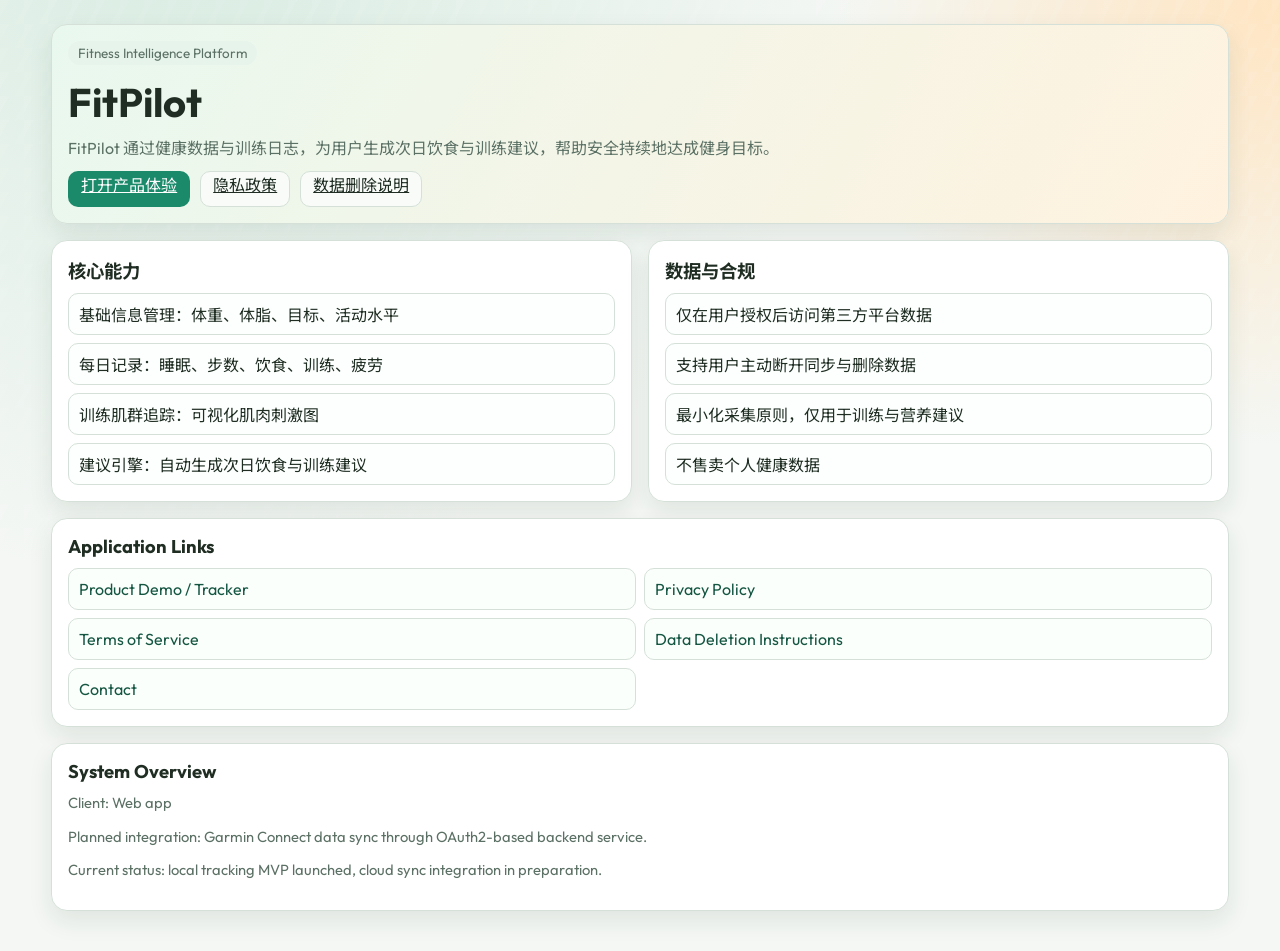
<file: index.html>
<!doctype html>
<html lang="zh-CN">
<head>
  <meta charset="UTF-8" />
  <meta name="viewport" content="width=device-width, initial-scale=1.0" />
  <title>FitPilot - Personal Fitness Agent</title>
  <link rel="preconnect" href="https://fonts.googleapis.com" />
  <link rel="preconnect" href="https://fonts.gstatic.com" crossorigin />
  <link href="https://fonts.googleapis.com/css2?family=Outfit:wght@300;400;500;700&family=Noto+Sans+SC:wght@400;500;700&display=swap" rel="stylesheet" />
  <link rel="stylesheet" href="./style.css" />
</head>
<body>
  <div class="app-bg"></div>
  <main class="container shell">
    <header class="hero card shell-hero">
      <p class="tag">Fitness Intelligence Platform</p>
      <h1>FitPilot</h1>
      <p>FitPilot 通过健康数据与训练日志，为用户生成次日饮食与训练建议，帮助安全持续地达成健身目标。</p>
      <div class="cta-row">
        <a class="btn primary" href="./tracker.html">打开产品体验</a>
        <a class="btn" href="./privacy-policy.html">隐私政策</a>
        <a class="btn" href="./data-deletion.html">数据删除说明</a>
      </div>
    </header>

    <section class="grid-2">
      <article class="card shell-card">
        <h2>核心能力</h2>
        <ul class="plain-list">
          <li>基础信息管理：体重、体脂、目标、活动水平</li>
          <li>每日记录：睡眠、步数、饮食、训练、疲劳</li>
          <li>训练肌群追踪：可视化肌肉刺激图</li>
          <li>建议引擎：自动生成次日饮食与训练建议</li>
        </ul>
      </article>
      <article class="card shell-card">
        <h2>数据与合规</h2>
        <ul class="plain-list">
          <li>仅在用户授权后访问第三方平台数据</li>
          <li>支持用户主动断开同步与删除数据</li>
          <li>最小化采集原则，仅用于训练与营养建议</li>
          <li>不售卖个人健康数据</li>
        </ul>
      </article>
    </section>

    <section class="card shell-card">
      <h2>Application Links</h2>
      <div class="link-grid">
        <a href="./tracker.html">Product Demo / Tracker</a>
        <a href="./privacy-policy.html">Privacy Policy</a>
        <a href="./terms.html">Terms of Service</a>
        <a href="./data-deletion.html">Data Deletion Instructions</a>
        <a href="./contact.html">Contact</a>
      </div>
    </section>

    <section class="card shell-card">
      <h2>System Overview</h2>
      <p class="muted">Client: Web app</p>
      <p class="muted">Planned integration: Garmin Connect data sync through OAuth2-based backend service.</p>
      <p class="muted">Current status: local tracking MVP launched, cloud sync integration in preparation.</p>
    </section>
  </main>
</body>
</html>
</file>
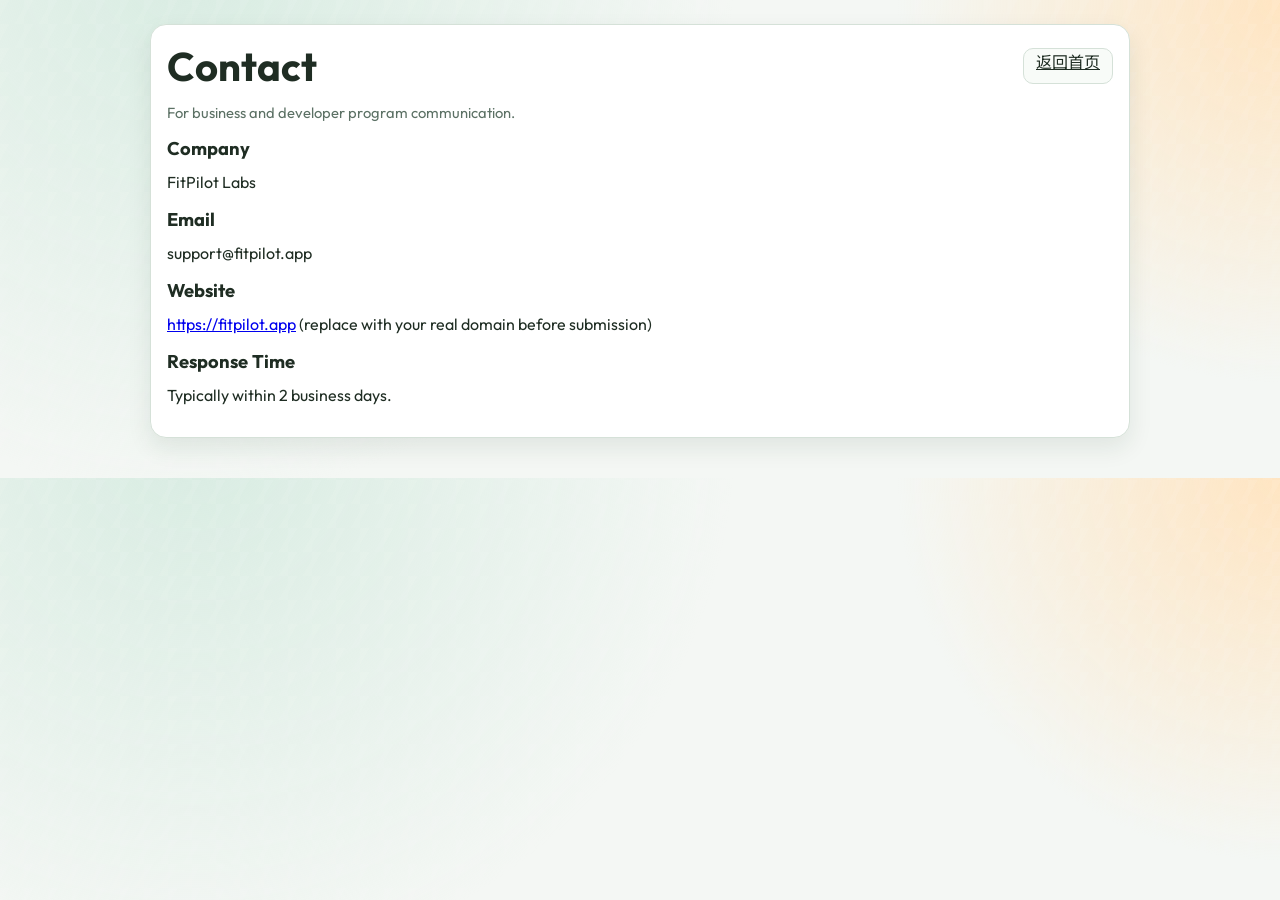
<file: contact.html>
<!doctype html>
<html lang="zh-CN">
<head>
  <meta charset="UTF-8" />
  <meta name="viewport" content="width=device-width, initial-scale=1.0" />
  <title>FitPilot - Contact</title>
  <link rel="preconnect" href="https://fonts.googleapis.com" />
  <link rel="preconnect" href="https://fonts.gstatic.com" crossorigin />
  <link href="https://fonts.googleapis.com/css2?family=Outfit:wght@300;400;500;700&family=Noto+Sans+SC:wght@400;500;700&display=swap" rel="stylesheet" />
  <link rel="stylesheet" href="./style.css" />
</head>
<body>
  <div class="app-bg"></div>
  <main class="container policy">
    <section class="card">
      <div class="title-row">
        <h1>Contact</h1>
        <a class="btn" href="./index.html">返回首页</a>
      </div>
      <p class="muted">For business and developer program communication.</p>

      <h2>Company</h2>
      <p>FitPilot Labs</p>

      <h2>Email</h2>
      <p>support@fitpilot.app</p>

      <h2>Website</h2>
      <p><a href="./index.html">https://fitpilot.app</a> (replace with your real domain before submission)</p>

      <h2>Response Time</h2>
      <p>Typically within 2 business days.</p>
    </section>
  </main>
</body>
</html>
</file>
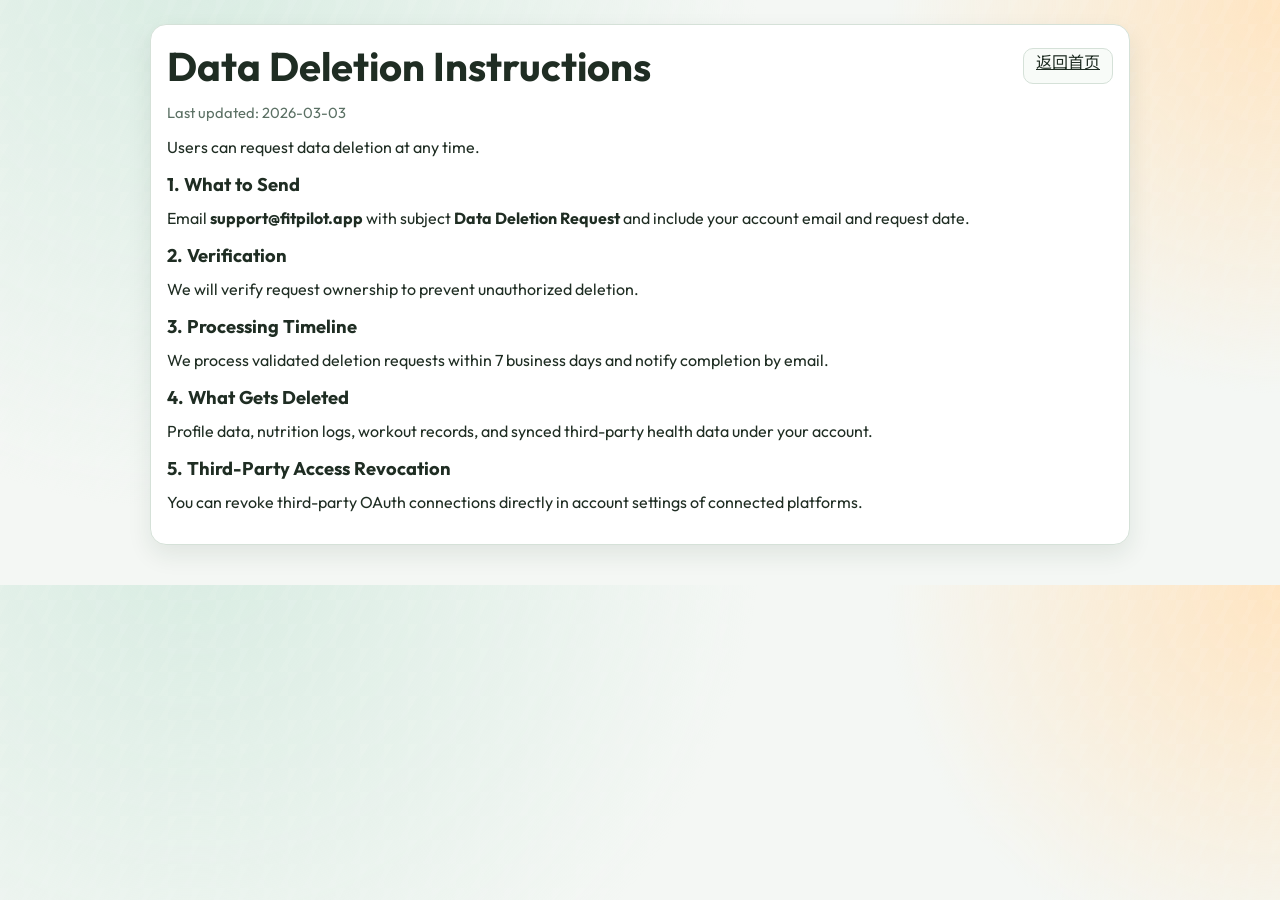
<file: data-deletion.html>
<!doctype html>
<html lang="zh-CN">
<head>
  <meta charset="UTF-8" />
  <meta name="viewport" content="width=device-width, initial-scale=1.0" />
  <title>FitPilot - Data Deletion</title>
  <link rel="preconnect" href="https://fonts.googleapis.com" />
  <link rel="preconnect" href="https://fonts.gstatic.com" crossorigin />
  <link href="https://fonts.googleapis.com/css2?family=Outfit:wght@300;400;500;700&family=Noto+Sans+SC:wght@400;500;700&display=swap" rel="stylesheet" />
  <link rel="stylesheet" href="./style.css" />
</head>
<body>
  <div class="app-bg"></div>
  <main class="container policy">
    <section class="card">
      <div class="title-row">
        <h1>Data Deletion Instructions</h1>
        <a class="btn" href="./index.html">返回首页</a>
      </div>
      <p class="muted">Last updated: 2026-03-03</p>
      <p>Users can request data deletion at any time.</p>

      <h2>1. What to Send</h2>
      <p>Email <strong>support@fitpilot.app</strong> with subject <strong>Data Deletion Request</strong> and include your account email and request date.</p>

      <h2>2. Verification</h2>
      <p>We will verify request ownership to prevent unauthorized deletion.</p>

      <h2>3. Processing Timeline</h2>
      <p>We process validated deletion requests within 7 business days and notify completion by email.</p>

      <h2>4. What Gets Deleted</h2>
      <p>Profile data, nutrition logs, workout records, and synced third-party health data under your account.</p>

      <h2>5. Third-Party Access Revocation</h2>
      <p>You can revoke third-party OAuth connections directly in account settings of connected platforms.</p>
    </section>
  </main>
</body>
</html>
</file>
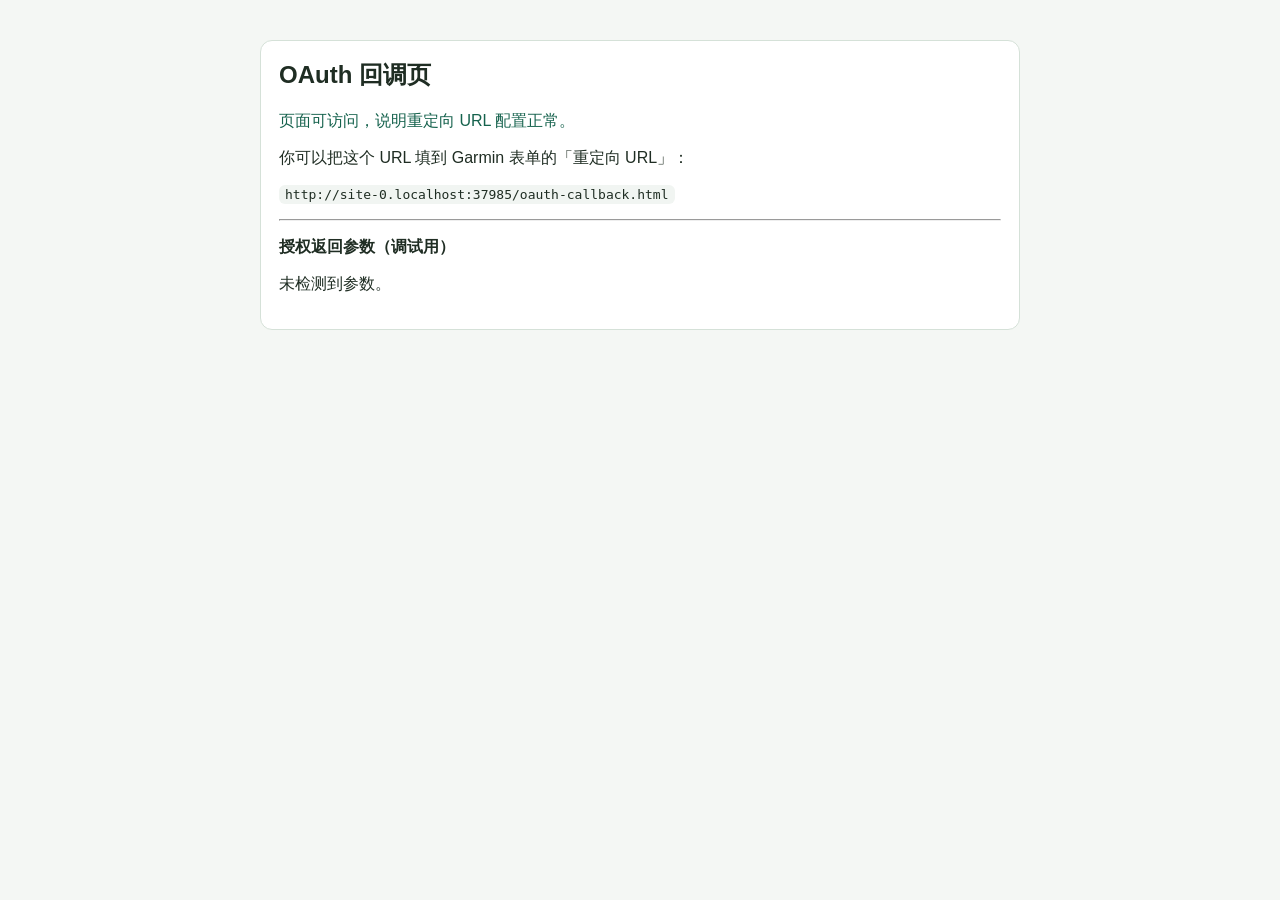
<file: oauth-callback.html>
<!doctype html>
<html lang="zh-CN">
<head>
  <meta charset="UTF-8" />
  <meta name="viewport" content="width=device-width, initial-scale=1.0" />
  <title>FitPilot - OAuth Callback</title>
  <style>
    body { font-family: Arial, sans-serif; background: #f4f7f4; color: #1f2d23; margin: 0; }
    .wrap { max-width: 760px; margin: 40px auto; padding: 0 16px; }
    .card { background: #fff; border: 1px solid #d5e1d8; border-radius: 12px; padding: 18px; }
    h1 { margin-top: 0; }
    code { background: #f1f5f2; padding: 2px 6px; border-radius: 6px; }
    .ok { color: #15624d; }
  </style>
</head>
<body>
  <main class="wrap">
    <section class="card">
      <h1>OAuth 回调页</h1>
      <p class="ok">页面可访问，说明重定向 URL 配置正常。</p>
      <p>你可以把这个 URL 填到 Garmin 表单的「重定向 URL」：</p>
      <p><code id="callbackUrl"></code></p>
      <hr />
      <p><strong>授权返回参数（调试用）</strong></p>
      <p id="result">未检测到参数。</p>
    </section>
  </main>

  <script>
    document.getElementById("callbackUrl").textContent = window.location.origin + "/oauth-callback.html";
    const params = new URLSearchParams(window.location.search);
    const hash = window.location.hash ? window.location.hash.slice(1) : "";
    const hashParams = new URLSearchParams(hash);
    const code = params.get("code") || hashParams.get("code");
    const state = params.get("state") || hashParams.get("state");
    const error = params.get("error") || hashParams.get("error");
    const result = document.getElementById("result");

    if (error) {
      result.textContent = "授权返回错误: " + error;
    } else if (code) {
      result.textContent = "已收到授权 code（演示页不做换 token）。state=" + (state || "(empty)");
    }
  </script>
</body>
</html>
</file>
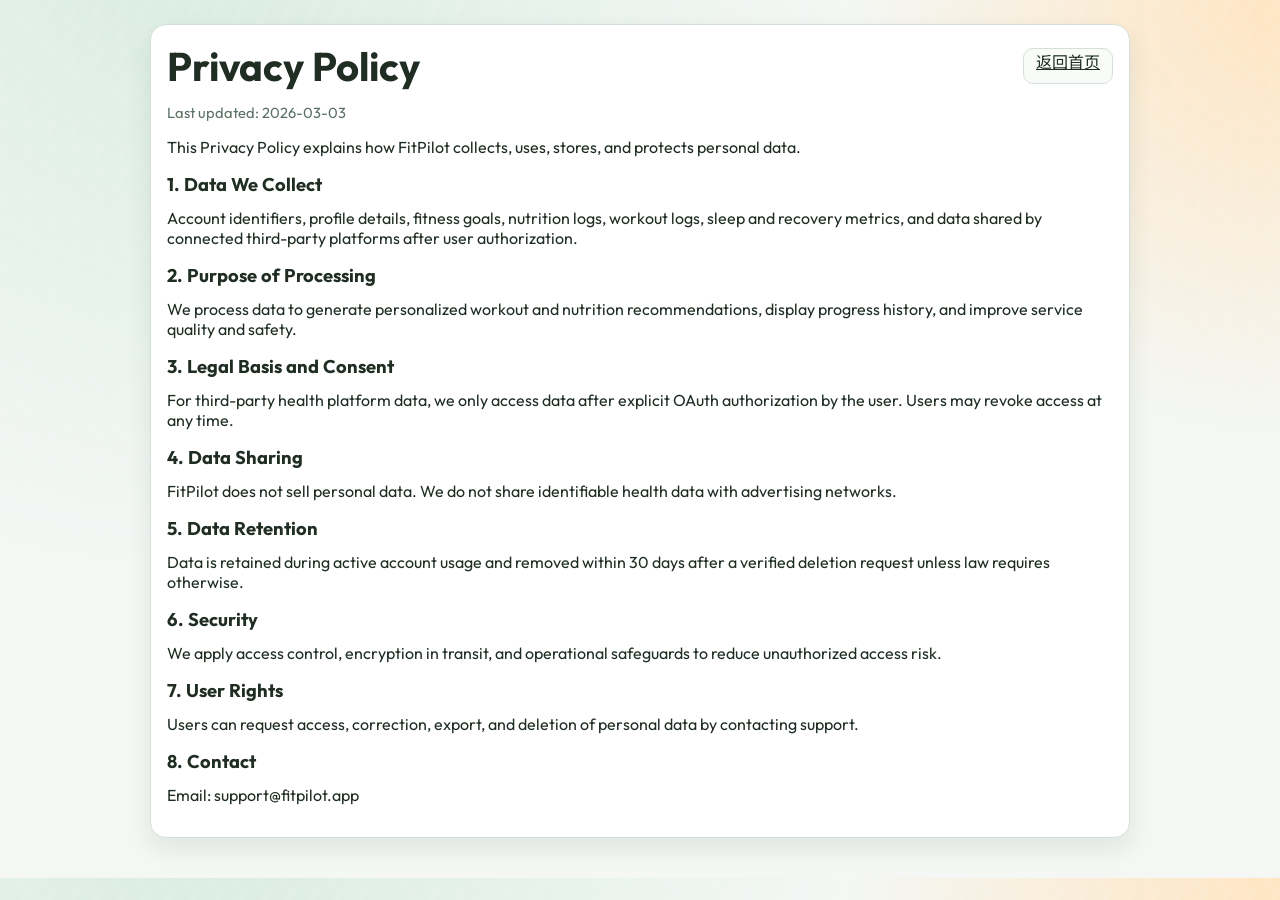
<file: privacy-policy.html>
<!doctype html>
<html lang="zh-CN">
<head>
  <meta charset="UTF-8" />
  <meta name="viewport" content="width=device-width, initial-scale=1.0" />
  <title>FitPilot - Privacy Policy</title>
  <link rel="preconnect" href="https://fonts.googleapis.com" />
  <link rel="preconnect" href="https://fonts.gstatic.com" crossorigin />
  <link href="https://fonts.googleapis.com/css2?family=Outfit:wght@300;400;500;700&family=Noto+Sans+SC:wght@400;500;700&display=swap" rel="stylesheet" />
  <link rel="stylesheet" href="./style.css" />
</head>
<body>
  <div class="app-bg"></div>
  <main class="container policy">
    <section class="card">
      <div class="title-row">
        <h1>Privacy Policy</h1>
        <a class="btn" href="./index.html">返回首页</a>
      </div>
      <p class="muted">Last updated: 2026-03-03</p>
      <p>This Privacy Policy explains how FitPilot collects, uses, stores, and protects personal data.</p>

      <h2>1. Data We Collect</h2>
      <p>Account identifiers, profile details, fitness goals, nutrition logs, workout logs, sleep and recovery metrics, and data shared by connected third-party platforms after user authorization.</p>

      <h2>2. Purpose of Processing</h2>
      <p>We process data to generate personalized workout and nutrition recommendations, display progress history, and improve service quality and safety.</p>

      <h2>3. Legal Basis and Consent</h2>
      <p>For third-party health platform data, we only access data after explicit OAuth authorization by the user. Users may revoke access at any time.</p>

      <h2>4. Data Sharing</h2>
      <p>FitPilot does not sell personal data. We do not share identifiable health data with advertising networks.</p>

      <h2>5. Data Retention</h2>
      <p>Data is retained during active account usage and removed within 30 days after a verified deletion request unless law requires otherwise.</p>

      <h2>6. Security</h2>
      <p>We apply access control, encryption in transit, and operational safeguards to reduce unauthorized access risk.</p>

      <h2>7. User Rights</h2>
      <p>Users can request access, correction, export, and deletion of personal data by contacting support.</p>

      <h2>8. Contact</h2>
      <p>Email: support@fitpilot.app</p>
    </section>
  </main>
</body>
</html>
</file>
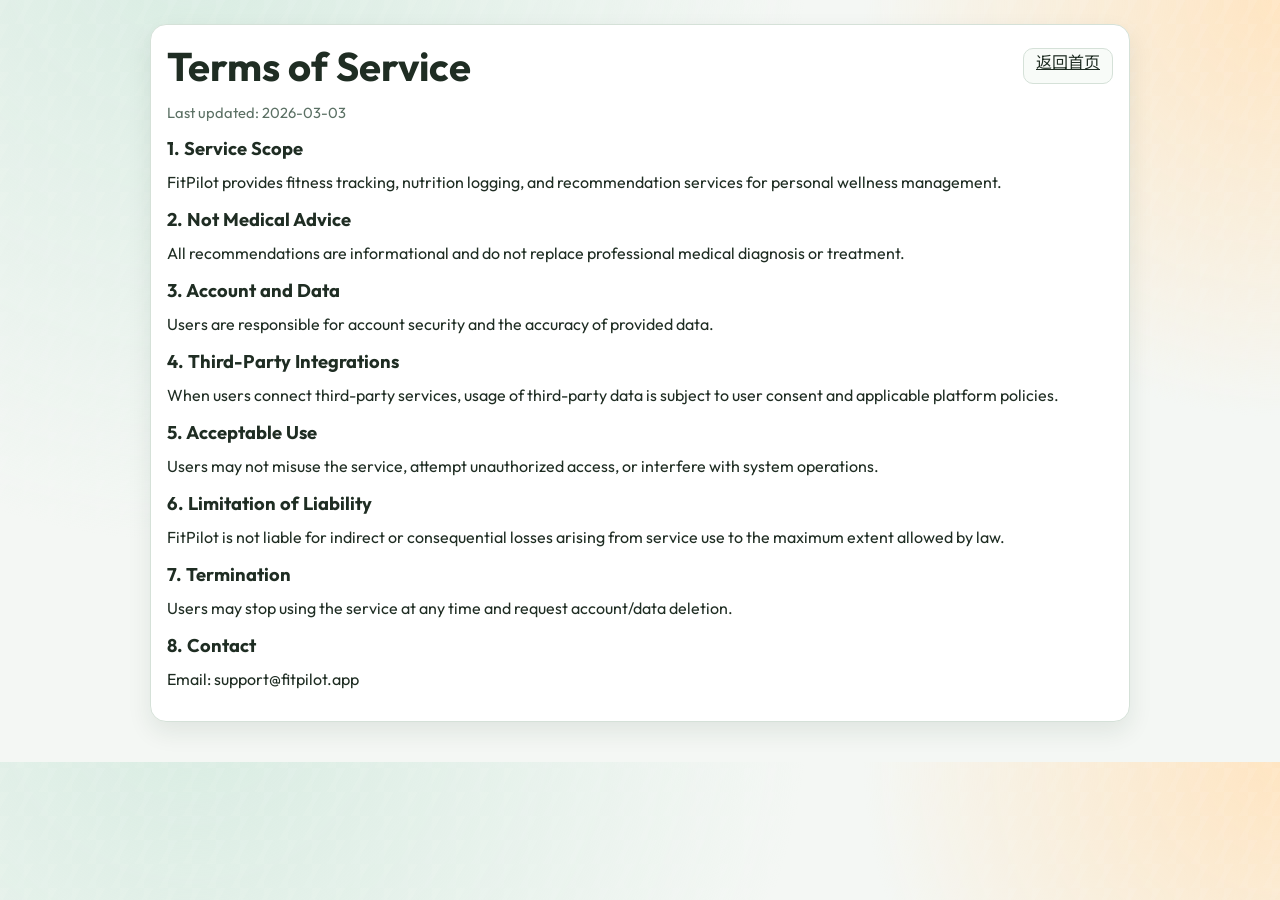
<file: terms.html>
<!doctype html>
<html lang="zh-CN">
<head>
  <meta charset="UTF-8" />
  <meta name="viewport" content="width=device-width, initial-scale=1.0" />
  <title>FitPilot - Terms of Service</title>
  <link rel="preconnect" href="https://fonts.googleapis.com" />
  <link rel="preconnect" href="https://fonts.gstatic.com" crossorigin />
  <link href="https://fonts.googleapis.com/css2?family=Outfit:wght@300;400;500;700&family=Noto+Sans+SC:wght@400;500;700&display=swap" rel="stylesheet" />
  <link rel="stylesheet" href="./style.css" />
</head>
<body>
  <div class="app-bg"></div>
  <main class="container policy">
    <section class="card">
      <div class="title-row">
        <h1>Terms of Service</h1>
        <a class="btn" href="./index.html">返回首页</a>
      </div>
      <p class="muted">Last updated: 2026-03-03</p>

      <h2>1. Service Scope</h2>
      <p>FitPilot provides fitness tracking, nutrition logging, and recommendation services for personal wellness management.</p>

      <h2>2. Not Medical Advice</h2>
      <p>All recommendations are informational and do not replace professional medical diagnosis or treatment.</p>

      <h2>3. Account and Data</h2>
      <p>Users are responsible for account security and the accuracy of provided data.</p>

      <h2>4. Third-Party Integrations</h2>
      <p>When users connect third-party services, usage of third-party data is subject to user consent and applicable platform policies.</p>

      <h2>5. Acceptable Use</h2>
      <p>Users may not misuse the service, attempt unauthorized access, or interfere with system operations.</p>

      <h2>6. Limitation of Liability</h2>
      <p>FitPilot is not liable for indirect or consequential losses arising from service use to the maximum extent allowed by law.</p>

      <h2>7. Termination</h2>
      <p>Users may stop using the service at any time and request account/data deletion.</p>

      <h2>8. Contact</h2>
      <p>Email: support@fitpilot.app</p>
    </section>
  </main>
</body>
</html>
</file>
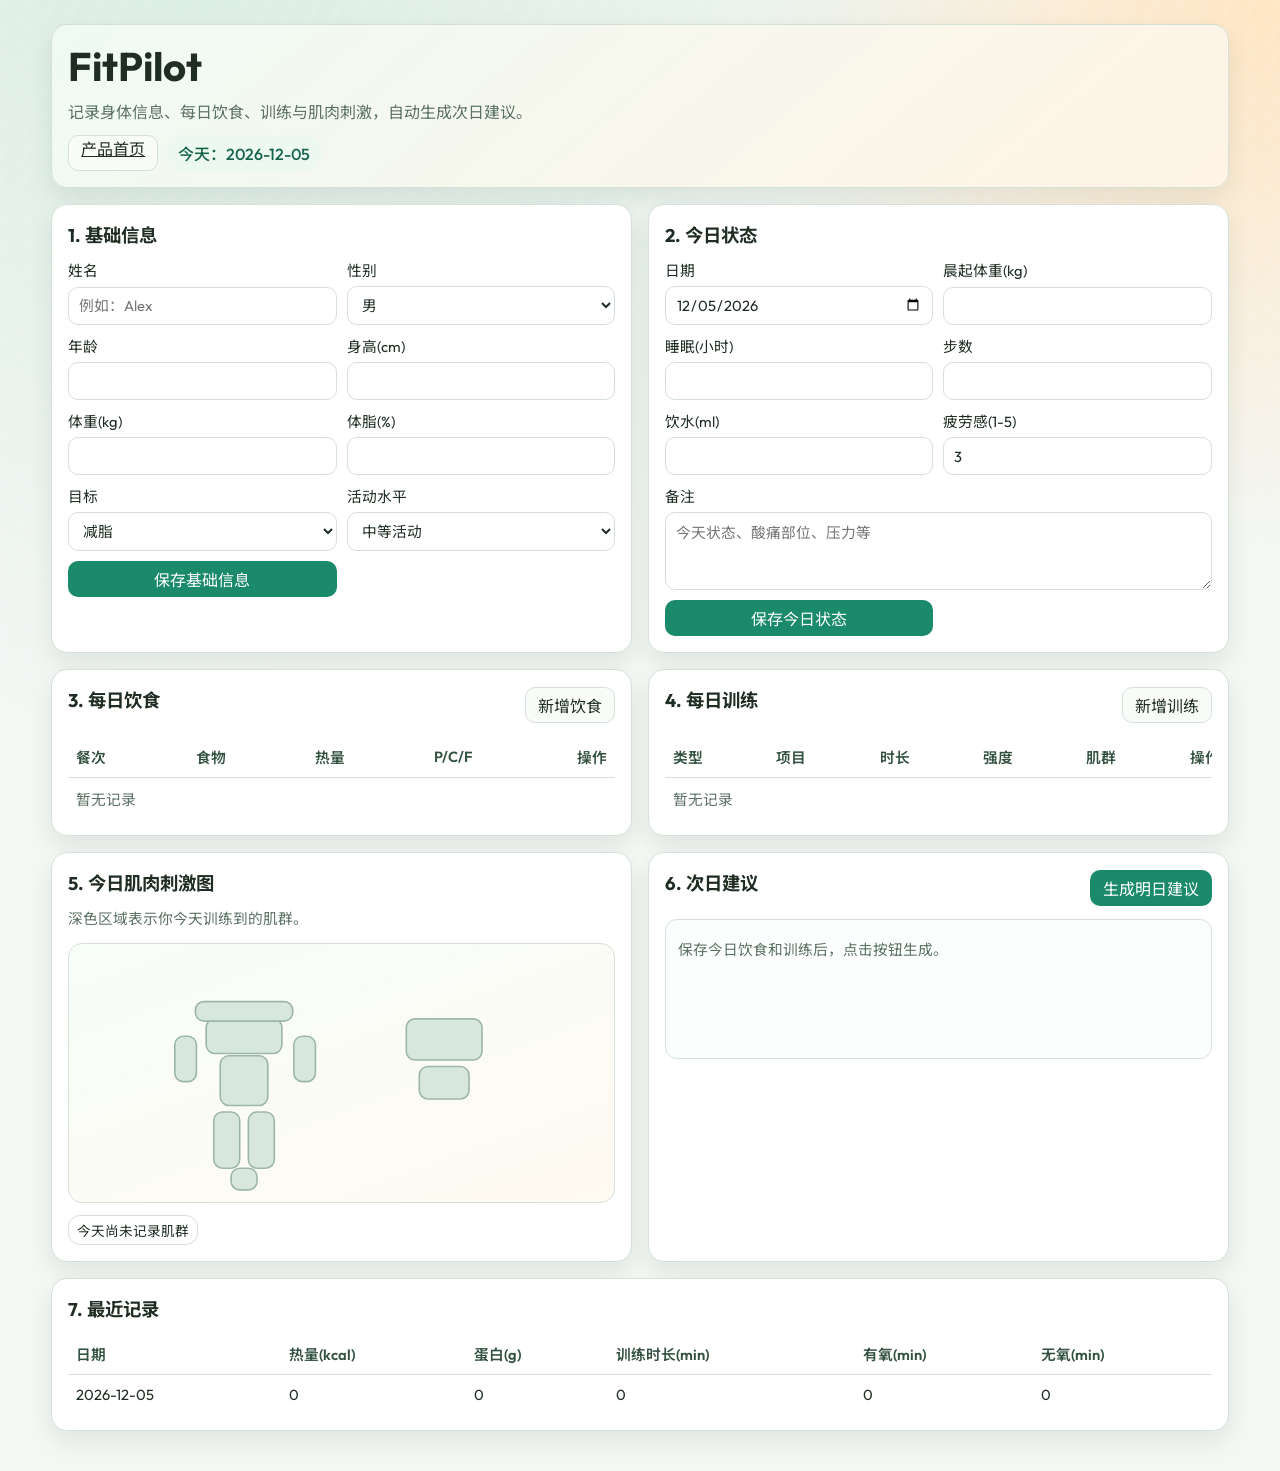
<file: tracker.html>
<!doctype html>
<html lang="zh-CN">
<head>
  <meta charset="UTF-8" />
  <meta name="viewport" content="width=device-width, initial-scale=1.0" />
  <title>FitPilot - 你的健身 Agent</title>
  <link rel="preconnect" href="https://fonts.googleapis.com" />
  <link rel="preconnect" href="https://fonts.gstatic.com" crossorigin />
  <link href="https://fonts.googleapis.com/css2?family=Outfit:wght@300;400;500;700&family=Noto+Sans+SC:wght@400;500;700&display=swap" rel="stylesheet" />
  <link rel="stylesheet" href="./style.css" />
</head>
<body>
  <div class="app-bg"></div>
  <main class="container">
    <header class="hero card">
      <h1>FitPilot</h1>
      <p>记录身体信息、每日饮食、训练与肌肉刺激，自动生成次日建议。</p>
      <div class="hero-actions">
        <a class="btn" href="./index.html">产品首页</a>
        <span id="todayLabel"></span>
      </div>
    </header>

    <section class="grid-2">
      <article class="card">
        <h2>1. 基础信息</h2>
        <form id="profileForm" class="form-grid">
          <label>姓名<input id="name" type="text" placeholder="例如：Alex" /></label>
          <label>性别
            <select id="gender">
              <option value="male">男</option>
              <option value="female">女</option>
              <option value="other">其他</option>
            </select>
          </label>
          <label>年龄<input id="age" type="number" min="10" max="90" /></label>
          <label>身高(cm)<input id="height" type="number" min="120" max="230" /></label>
          <label>体重(kg)<input id="weight" type="number" min="30" max="250" step="0.1" /></label>
          <label>体脂(%)<input id="bodyFat" type="number" min="2" max="60" step="0.1" /></label>
          <label>目标
            <select id="goal">
              <option value="fat_loss">减脂</option>
              <option value="maintain">维持</option>
              <option value="muscle_gain">增肌</option>
            </select>
          </label>
          <label>活动水平
            <select id="activityLevel">
              <option value="sedentary">久坐</option>
              <option value="light">轻度活动</option>
              <option value="moderate">中等活动</option>
              <option value="high">高活动</option>
              <option value="athlete">运动员级</option>
            </select>
          </label>
          <button type="submit" class="btn primary">保存基础信息</button>
        </form>
      </article>

      <article class="card">
        <h2>2. 今日状态</h2>
        <form id="dailyForm" class="form-grid">
          <label>日期<input id="logDate" type="date" /></label>
          <label>晨起体重(kg)<input id="dailyWeight" type="number" step="0.1" min="30" max="250" /></label>
          <label>睡眠(小时)<input id="sleepHours" type="number" step="0.1" min="0" max="16" /></label>
          <label>步数<input id="steps" type="number" min="0" /></label>
          <label>饮水(ml)<input id="waterMl" type="number" min="0" /></label>
          <label>疲劳感(1-5)<input id="fatigue" type="number" min="1" max="5" /></label>
          <label class="full">备注<textarea id="dailyNote" rows="3" placeholder="今天状态、酸痛部位、压力等"></textarea></label>
          <button type="submit" class="btn primary">保存今日状态</button>
        </form>
      </article>
    </section>

    <section class="grid-2">
      <article class="card">
        <div class="title-row">
          <h2>3. 每日饮食</h2>
          <button id="addMealBtn" class="btn">新增饮食</button>
        </div>

        <form id="mealForm" class="form-grid hidden">
          <label>餐次
            <select id="mealType">
              <option value="breakfast">早餐</option>
              <option value="lunch">午餐</option>
              <option value="dinner">晚餐</option>
              <option value="snack">加餐</option>
            </select>
          </label>
          <label>食物<input id="mealName" type="text" placeholder="鸡胸肉 + 米饭" /></label>
          <label>热量(kcal)<input id="mealCalories" type="number" min="0" /></label>
          <label>蛋白(g)<input id="mealProtein" type="number" min="0" step="0.1" /></label>
          <label>碳水(g)<input id="mealCarbs" type="number" min="0" step="0.1" /></label>
          <label>脂肪(g)<input id="mealFat" type="number" min="0" step="0.1" /></label>
          <button type="submit" class="btn primary">保存饮食</button>
        </form>

        <div class="table-wrap">
          <table>
            <thead>
              <tr>
                <th>餐次</th>
                <th>食物</th>
                <th>热量</th>
                <th>P/C/F</th>
                <th>操作</th>
              </tr>
            </thead>
            <tbody id="mealTableBody"></tbody>
          </table>
        </div>
      </article>

      <article class="card">
        <div class="title-row">
          <h2>4. 每日训练</h2>
          <button id="addWorkoutBtn" class="btn">新增训练</button>
        </div>

        <form id="workoutForm" class="form-grid hidden">
          <label>类型
            <select id="workoutType">
              <option value="aerobic">有氧</option>
              <option value="strength">无氧</option>
              <option value="mobility">拉伸恢复</option>
            </select>
          </label>
          <label>项目<input id="workoutName" type="text" placeholder="跑步 / 深蹲 / 卧推" /></label>
          <label>时长(分钟)<input id="workoutDuration" type="number" min="1" /></label>
          <label>强度(1-5)<input id="workoutIntensity" type="number" min="1" max="5" /></label>
          <label>消耗(kcal)<input id="workoutCalories" type="number" min="0" /></label>
          <div class="full">
            <p class="muted">训练肌群（可多选）</p>
            <div id="muscleCheckboxes" class="muscle-checkboxes"></div>
          </div>
          <button type="submit" class="btn primary">保存训练</button>
        </form>

        <div class="table-wrap">
          <table>
            <thead>
              <tr>
                <th>类型</th>
                <th>项目</th>
                <th>时长</th>
                <th>强度</th>
                <th>肌群</th>
                <th>操作</th>
              </tr>
            </thead>
            <tbody id="workoutTableBody"></tbody>
          </table>
        </div>
      </article>
    </section>

    <section class="grid-2">
      <article class="card">
        <h2>5. 今日肌肉刺激图</h2>
        <p class="muted">深色区域表示你今天训练到的肌群。</p>
        <div class="muscle-map-wrap">
          <svg viewBox="0 0 380 220" class="muscle-map" aria-label="muscle map">
            <g>
              <rect id="chest" x="65" y="60" width="70" height="32" rx="8" />
              <rect id="shoulders" x="55" y="44" width="90" height="18" rx="8" />
              <rect id="biceps" x="36" y="76" width="20" height="42" rx="8" />
              <rect id="triceps" x="146" y="76" width="20" height="42" rx="8" />
              <rect id="core" x="78" y="94" width="44" height="46" rx="8" />
              <rect id="quads" x="72" y="146" width="24" height="52" rx="8" />
              <rect id="hamstrings" x="104" y="146" width="24" height="52" rx="8" />
              <rect id="calves" x="88" y="198" width="24" height="20" rx="8" />
            </g>
            <g>
              <rect id="back" x="250" y="60" width="70" height="38" rx="8" />
              <rect id="glutes" x="262" y="104" width="46" height="30" rx="8" />
            </g>
          </svg>
          <div id="muscleLegend" class="legend"></div>
        </div>
      </article>

      <article class="card">
        <div class="title-row">
          <h2>6. 次日建议</h2>
          <button id="generateBtn" class="btn primary">生成明日建议</button>
        </div>
        <div id="recommendation" class="recommendation">
          <p class="muted">保存今日饮食和训练后，点击按钮生成。</p>
        </div>
      </article>
    </section>

    <section class="card">
      <h2>7. 最近记录</h2>
      <div class="table-wrap">
        <table>
          <thead>
            <tr>
              <th>日期</th>
              <th>热量(kcal)</th>
              <th>蛋白(g)</th>
              <th>训练时长(min)</th>
              <th>有氧(min)</th>
              <th>无氧(min)</th>
            </tr>
          </thead>
          <tbody id="historyTableBody"></tbody>
        </table>
      </div>
    </section>
  </main>

  <script src="./app.js"></script>
</body>
</html>
</file>
<file: style.css>
:root {
  --bg: #f4f7f4;
  --panel: #ffffff;
  --panel-soft: #f8fbf8;
  --text: #1f2d23;
  --muted: #5c7165;
  --line: #d5e1d8;
  --primary: #1b8a6b;
  --primary-dark: #126e54;
  --accent: #f0a23a;
  --danger: #c63a3a;
  --shadow: 0 10px 24px rgba(19, 53, 37, 0.09);
}

* {
  box-sizing: border-box;
}

body {
  margin: 0;
  font-family: "Outfit", "Noto Sans SC", sans-serif;
  color: var(--text);
  background: radial-gradient(circle at 15% -10%, #d8ece2 0, transparent 45%),
    radial-gradient(circle at 100% 0%, #ffe5c2 0, transparent 28%),
    var(--bg);
}

.app-bg {
  position: fixed;
  inset: 0;
  pointer-events: none;
  background-image: linear-gradient(120deg, rgba(255, 255, 255, 0.24) 25%, transparent 25%),
    linear-gradient(300deg, rgba(255, 255, 255, 0.2) 25%, transparent 25%);
  background-size: 24px 24px;
  opacity: 0.35;
  z-index: -1;
}

.container {
  width: min(1200px, 92vw);
  margin: 24px auto 40px;
  display: grid;
  gap: 16px;
}

.card {
  background: var(--panel);
  border: 1px solid var(--line);
  border-radius: 16px;
  padding: 16px;
  box-shadow: var(--shadow);
}

.hero {
  background: linear-gradient(140deg, #effaf4, #fff4e5);
}

h1,
h2,
p {
  margin-top: 0;
}

h1 {
  margin-bottom: 8px;
  font-size: clamp(1.8rem, 4vw, 2.5rem);
}

h2 {
  font-size: 1.15rem;
  margin-bottom: 12px;
}

.hero p {
  margin-bottom: 12px;
  color: var(--muted);
}

.hero-actions span {
  display: inline-flex;
  align-items: center;
  border-radius: 999px;
  background: #ecf8f0;
  color: #15624d;
  padding: 6px 12px;
  font-weight: 500;
}

.hero-actions {
  display: flex;
  gap: 8px;
  flex-wrap: wrap;
  align-items: center;
}

.grid-2 {
  display: grid;
  grid-template-columns: repeat(2, minmax(0, 1fr));
  gap: 16px;
}

.form-grid {
  display: grid;
  gap: 10px;
  grid-template-columns: repeat(2, minmax(0, 1fr));
}

label {
  display: grid;
  gap: 6px;
  font-size: 0.92rem;
}

input,
select,
textarea,
button {
  font: inherit;
}

input,
select,
textarea {
  background: #fff;
  border: 1px solid var(--line);
  color: var(--text);
  border-radius: 10px;
  min-height: 38px;
  padding: 8px 10px;
}

textarea {
  resize: vertical;
  min-height: 78px;
}

.full {
  grid-column: 1 / -1;
}

.muted {
  color: var(--muted);
  font-size: 0.92rem;
}

.btn {
  border: 1px solid var(--line);
  background: var(--panel-soft);
  color: var(--text);
  border-radius: 10px;
  min-height: 36px;
  padding: 0 12px;
  cursor: pointer;
}

.btn:hover {
  border-color: #b4c8ba;
}

.btn.primary {
  background: var(--primary);
  color: #fff;
  border-color: transparent;
}

.btn.primary:hover {
  background: var(--primary-dark);
}

.title-row {
  display: flex;
  justify-content: space-between;
  align-items: center;
  gap: 8px;
  margin-bottom: 12px;
}

.hidden {
  display: none;
}

.table-wrap {
  overflow-x: auto;
}

table {
  width: 100%;
  border-collapse: collapse;
  min-width: 620px;
}

th,
td {
  border-bottom: 1px solid var(--line);
  padding: 10px 8px;
  text-align: left;
  font-size: 0.92rem;
}

th {
  color: #335140;
  font-weight: 600;
}

tr:last-child td {
  border-bottom: 0;
}

.delete-btn {
  border: 1px solid #ebcbcb;
  color: var(--danger);
  border-radius: 8px;
  background: #fff4f4;
  padding: 4px 8px;
  cursor: pointer;
}

.muscle-checkboxes {
  display: flex;
  flex-wrap: wrap;
  gap: 8px;
}

.muscle-checkboxes label {
  display: inline-flex;
  align-items: center;
  gap: 6px;
  border: 1px solid var(--line);
  border-radius: 20px;
  padding: 4px 10px;
  background: #fbfdfb;
}

.muscle-map-wrap {
  display: grid;
  grid-template-columns: 1fr;
  gap: 12px;
}

.muscle-map {
  width: 100%;
  max-height: 260px;
  border: 1px solid var(--line);
  border-radius: 14px;
  background: linear-gradient(160deg, #f7fdf9, #fffaf2);
  padding: 10px;
}

.muscle-map rect {
  fill: #d8e7de;
  stroke: #9db7a7;
  stroke-width: 1.5;
  transition: fill 0.2s ease;
}

.muscle-map rect.active {
  fill: #f0a23a;
  stroke: #ab6e1d;
}

.legend {
  display: flex;
  flex-wrap: wrap;
  gap: 8px;
}

.legend span {
  border: 1px solid var(--line);
  border-radius: 12px;
  padding: 4px 8px;
  font-size: 0.85rem;
  background: #fff;
}

.recommendation {
  border: 1px solid var(--line);
  border-radius: 12px;
  padding: 12px;
  background: #fbfefc;
  min-height: 140px;
}

.recommendation p {
  margin: 6px 0;
}

.recommendation strong {
  color: #184f3d;
}

.shell .shell-hero {
  background: linear-gradient(120deg, #e9f8ef, #fff2df);
}

.tag {
  display: inline-flex;
  border-radius: 999px;
  padding: 4px 10px;
  background: #e7f4ec;
  color: #1d5f48;
  font-size: 0.84rem;
  margin-bottom: 8px;
}

.cta-row {
  display: flex;
  gap: 10px;
  flex-wrap: wrap;
}

.shell-card h2 {
  margin-bottom: 10px;
}

.plain-list {
  list-style: none;
  margin: 0;
  padding: 0;
  display: grid;
  gap: 8px;
}

.plain-list li {
  border: 1px solid var(--line);
  background: #fcfffd;
  border-radius: 10px;
  padding: 8px 10px;
}

.link-grid {
  display: grid;
  gap: 8px;
  grid-template-columns: repeat(2, minmax(0, 1fr));
}

.link-grid a {
  text-decoration: none;
  color: #145641;
  border: 1px solid var(--line);
  background: #fbfffc;
  border-radius: 10px;
  padding: 10px;
}

.link-grid a:hover {
  border-color: #aac4b5;
}

.policy {
  max-width: 980px;
}

.policy h1 {
  margin-bottom: 0;
}

@media (max-width: 920px) {
  .grid-2 {
    grid-template-columns: 1fr;
  }

  .form-grid {
    grid-template-columns: 1fr;
  }

  table {
    min-width: 520px;
  }

  .link-grid {
    grid-template-columns: 1fr;
  }
}
</file>
